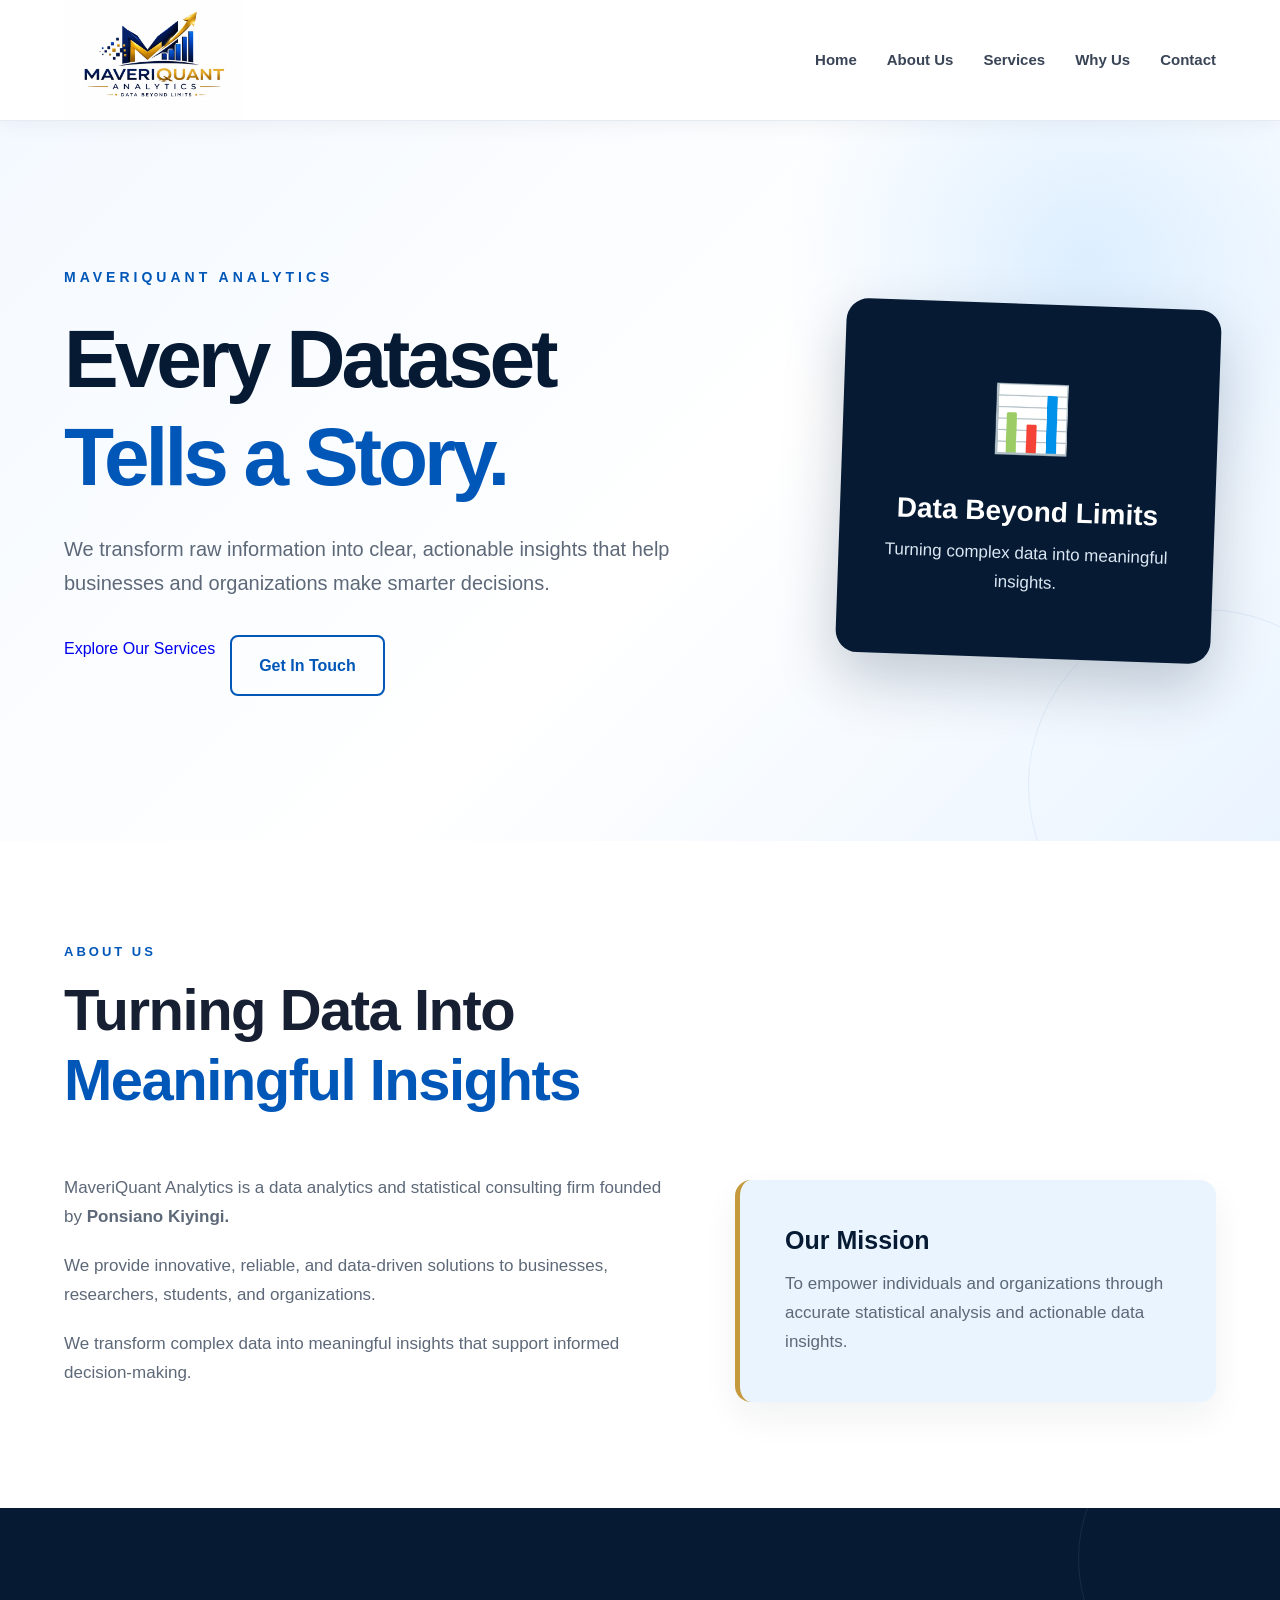
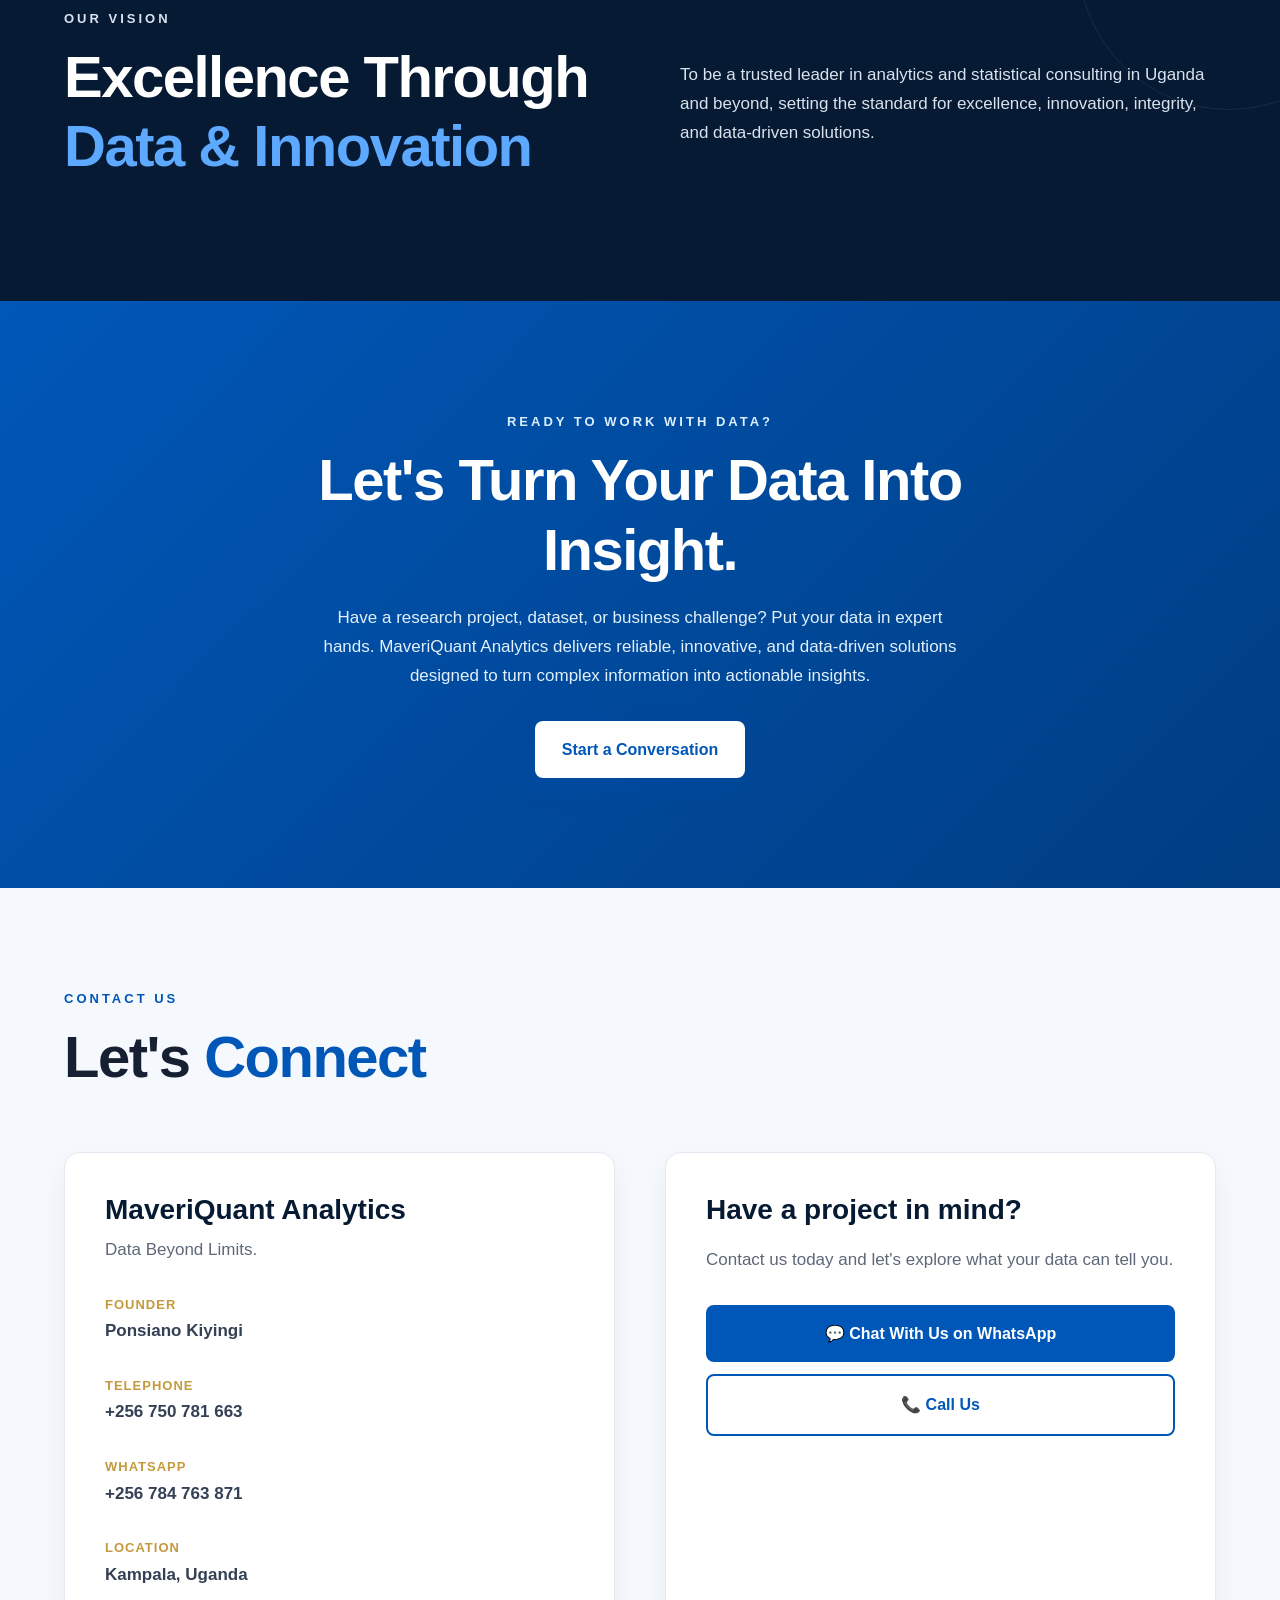
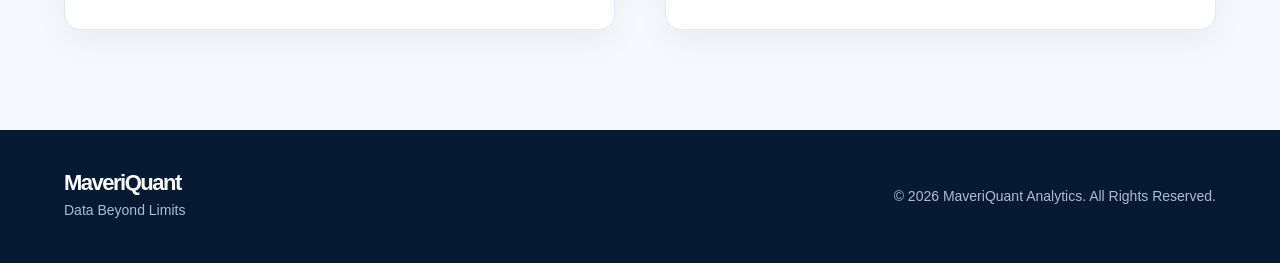
<file: index.html>
<!DOCTYPE html>
<html lang="en">
<head>
    <head>
    <meta charset="UTF-8">
    <meta name="viewport" content="width=device-width, initial-scale=1.0">

    <title>MaveriQuant Analytics | Data Beyond Limits</title>

    <meta name="description"
        content="MaveriQuant Analytics provides professional statistical analytics, statistical consulting, data visualization, predictive analytics, econometrics and research support services">

    <meta name="keywords"
        content="statistical analytics, data visualization, predictive analytics, econometrics, research support, Uganda">

    <link rel="stylesheet" href="style.css">
</head>

<body>

    <!-- ================= HEADER ================= -->
    <div id="header-placeholder"></div>

    

    <!-- ================= HERO ================= -->

    <section id="home" class="hero">

        <div class="container hero-content">

            <div class="hero-text">

                <p class="small-title">MAVERIQUANT ANALYTICS</p>

                <h2>
                    Every Dataset<br>
                    <span>Tells a Story.</span>
                </h2>

                <p>
                    We transform raw information into clear, actionable
                    insights that help businesses and organizations make
                    smarter decisions.
                </p>

                <div class="hero-buttons">

<a href="services.html">Explore Our Services</a>
                    <a href="contact.html" class="btn secondary-btn">
                        Get In Touch
                    </a>

                </div>

            </div>

            <div class="hero-card">

                <div class="data-icon">📊</div>

                <h3>Data Beyond Limits</h3>

                <p>
                    Turning complex data into meaningful insights.
                </p>

            </div>

        </div>

    </section>


    <!-- ================= ABOUT ================= -->

    <section id="about" class="section">

        <div class="container">

            <div class="section-heading">

                <p class="section-label">ABOUT US</p>

                <h2>
                    Turning Data Into
                    <span>Meaningful Insights</span>
                </h2>

            </div>


            <div class="about-grid">

                <div class="about-text">

                    <p>
                        MaveriQuant Analytics is a data analytics and
                        statistical consulting firm founded by
                        <strong>Ponsiano Kiyingi.</strong>
                        
                    </p>

                    <p>
                        We provide innovative, reliable, and data-driven
                        solutions to businesses, researchers, students,
                        and organizations.
                    </p>

                    <p>
                        We transform complex data into meaningful insights
                        that support informed decision-making.
                    </p>

                </div>


                <div class="mission-card">

                    <h3>Our Mission</h3>

                    <p>
                        To empower individuals and organizations through
                        accurate statistical analysis and actionable
                        data insights.
                    </p>

                </div>

            </div>

        </div>

    </section>


    <!-- ================= VISION ================= -->

    <section class="vision-section">

        <div class="container vision-grid">

            <div>

                <p class="section-label">OUR VISION</p>

                <h2>
                    Excellence Through
                    <span>Data & Innovation</span>
                </h2>

            </div>

            <p>
                To be a trusted leader in analytics and statistical consulting in Uganda and beyond, setting the standard for excellence, innovation, integrity, and data-driven solutions.
            </p>

        </div>

    </section>


    <section class="cta">

        <div class="container">

            <p class="section-label">READY TO WORK WITH DATA?</p>

            <h2>
                Let's Turn Your Data Into
                <span>Insight.</span>
            </h2>

            <p>
                Have a research project, dataset, or business challenge? Put your data in expert hands. MaveriQuant Analytics delivers reliable, innovative, and data-driven solutions designed to turn complex information into actionable insights. 
            </p>

            <a href="#contact" class="btn primary-btn">
                Start a Conversation
            </a>

        </div>

    </section>


    <section id="contact" class="section contact-section">

        <div class="container">

            <div class="section-heading">

                <p class="section-label">CONTACT US</p>

                <h2>
                    Let's <span>Connect</span>
                </h2>

            </div>


            <div class="contact-grid">


                <div class="contact-info">

                    <h3>MaveriQuant Analytics</h3>

                    <p>
                        Data Beyond Limits.
                    </p>

                    <div class="contact-item">
                        <strong>Founder</strong>
                        <p>Ponsiano Kiyingi</p>
                    </div>

                    <div class="contact-item">
                        <strong>Telephone</strong>
                        <p>+256 750 781 663</p>
                    </div>

                    <div class="contact-item">
                        <strong>WhatsApp</strong>
                        <p>+256 784 763 871</p>
                    </div>

                    <div class="contact-item">
                        <strong>Location</strong>
                        <p>Kampala, Uganda</p>
                    </div>

                </div>


                <div class="contact-action">

                    <h3>Have a project in mind?</h3>

                    <p>
                        Contact us today and let's explore what your
                        data can tell you.
                    </p>

                    <a
                        href="https://wa.me/256784763871?text=Hello%20MaveriQuant%20Analytics%2C%20I%20would%20like%20to%20discuss%20a%20project."
                        target="_blank"
                        class="whatsapp-btn">

                        💬 Chat With Us on WhatsApp

                    </a>

                    <a
                        href="tel:+256750781663"
                        class="call-btn">

                        📞 Call Us

                    </a>

                </div>


            </div>

        </div>

    </section>


    <!-- ================= FOOTER ================= -->

    <footer>

        <div class="container footer-content">

            <div>

                <h2>MaveriQuant</h2>

                <p>Data Beyond Limits</p>

            </div>

            <p>
                © 2026 MaveriQuant Analytics. All Rights Reserved.
            </p>

        </div>

    </footer>


<script src="script.js"></script>

</body>
</html>
</file>
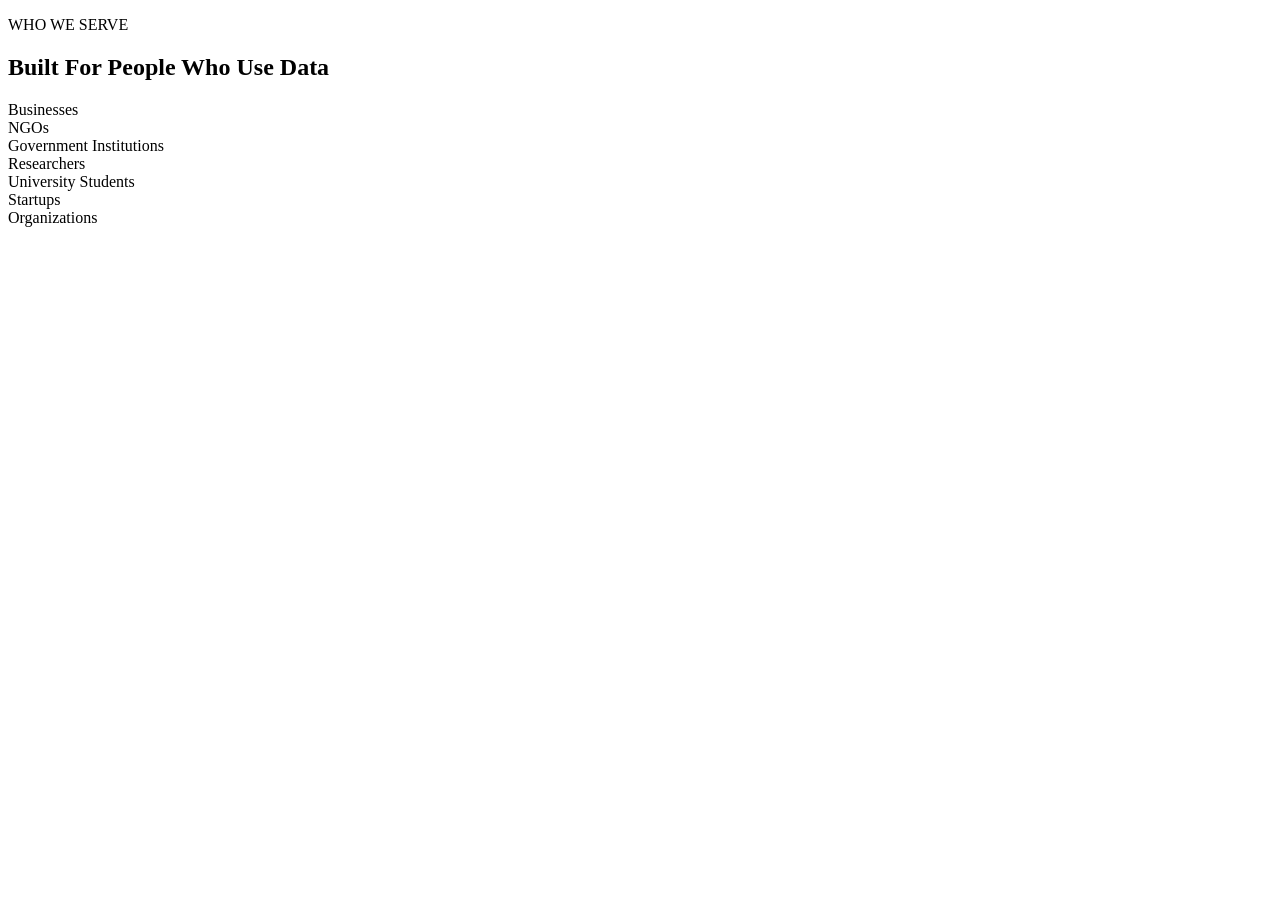
<file: clients.html>
<!DOCTYPE html>
<html lang="en">
<head>
    <meta charset="UTF-8">
    <meta name="viewport" content="width=device-width, initial-scale=1.0">
    <title>Clients</title>
</head>
<body>
    <section class="clients-section">

        <div class="container">

            <div class="section-heading center">

                <p class="section-label">WHO WE SERVE</p>

                <h2>Built For People Who <span>Use Data</span></h2>

            </div>


            <div class="clients-grid">

                <div>Businesses</div>

                <div>NGOs</div>

                <div>Government Institutions</div>

                <div>Researchers</div>

                <div>University Students</div>

                <div>Startups</div>

                <div>Organizations</div>
            
            </div>

        </div>

    </section>
</body>
</html>
</file>
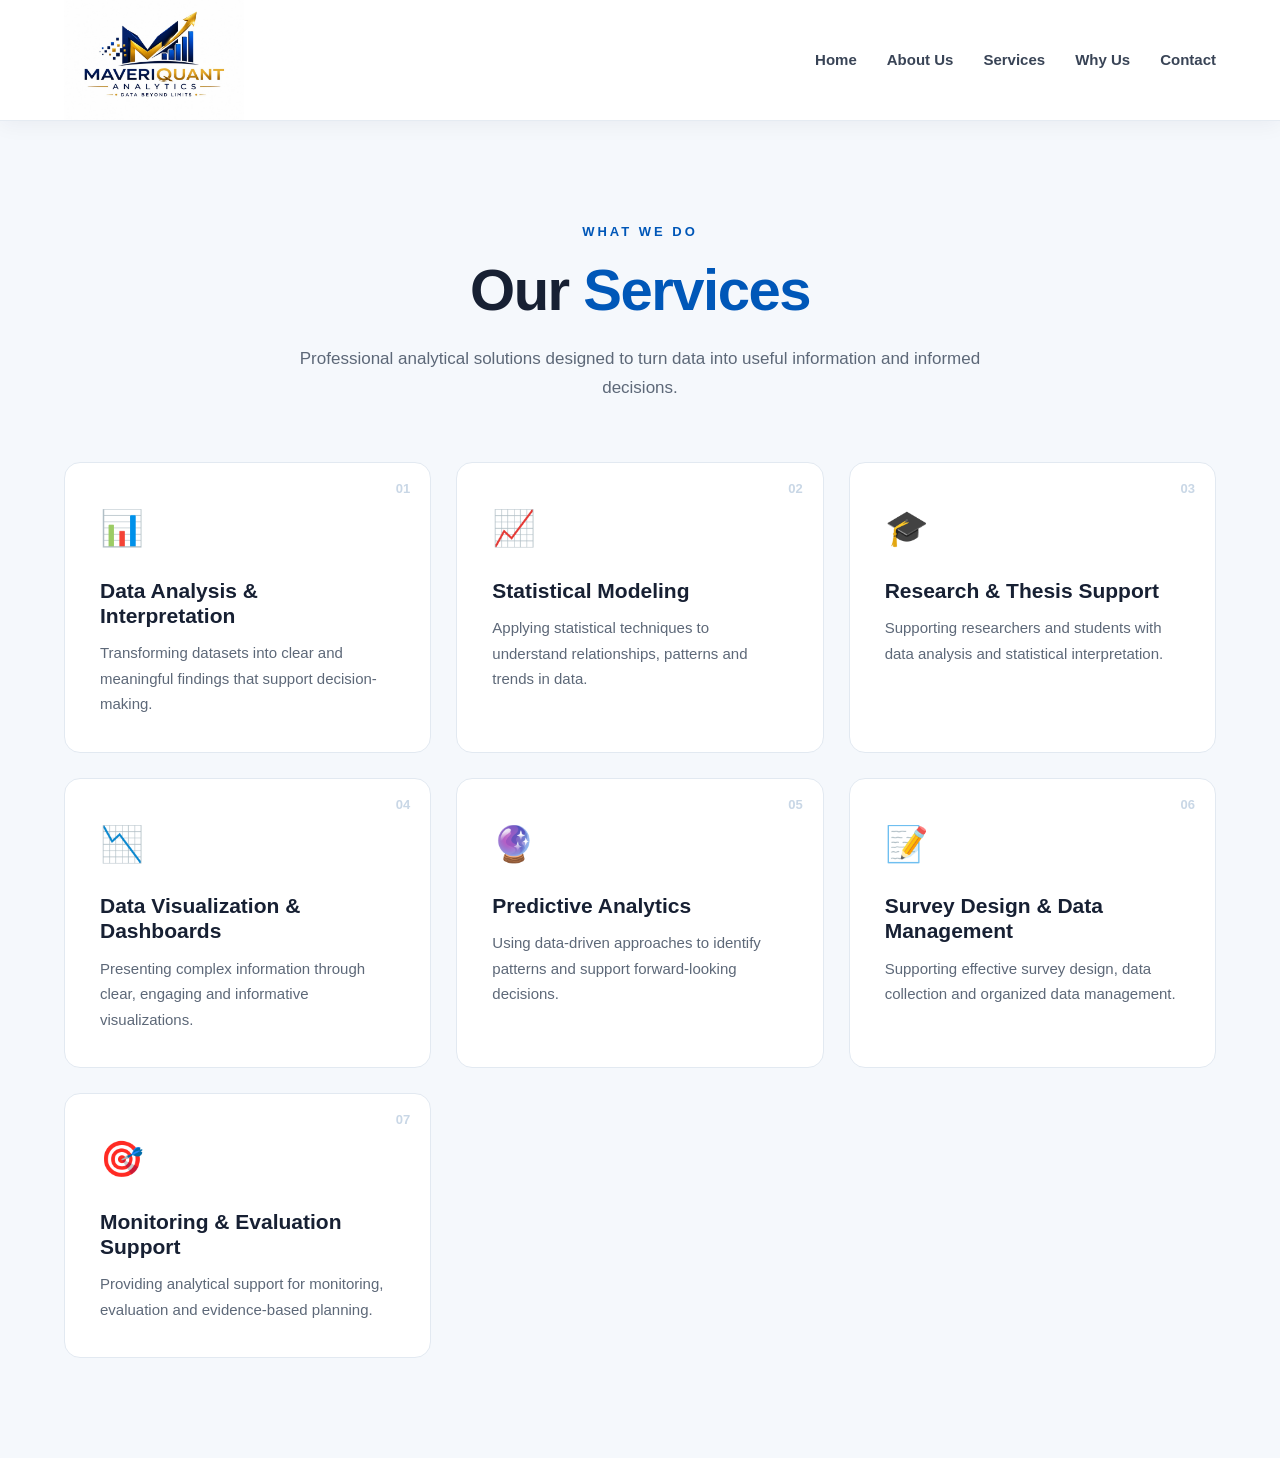
<file: services.html>
<!DOCTYPE html>
<html lang="en">
<head>
    <meta charset="UTF-8">
    <meta name="viewport" content="width=device-width, initial-scale=1.0">
    <title>Our Services</title>
        <link rel="stylesheet" href="style.css">

</head>
<body>
        <div id="header-placeholder"></div>

     <section id="services" class="section services-section">

        <div class="container">

            <div class="section-heading center">

                <p class="section-label">WHAT WE DO</p>

                <h2>Our <span>Services</span></h2>

                <p>
                    Professional analytical solutions designed to turn
                    data into useful information and informed decisions.
                </p>

            </div>


            <div class="services-grid">


                <div class="service-card">

                    <div class="service-number">01</div>

                    <div class="service-icon">📊</div>

                    <h3>Data Analysis & Interpretation</h3>

                    <p>
                        Transforming datasets into clear and meaningful
                        findings that support decision-making.
                    </p>

                </div>


                <div class="service-card">

                    <div class="service-number">02</div>

                    <div class="service-icon">📈</div>

                    <h3>Statistical Modeling</h3>

                    <p>
                        Applying statistical techniques to understand
                        relationships, patterns and trends in data.
                    </p>

                </div>


                <div class="service-card">

                    <div class="service-number">03</div>

                    <div class="service-icon">🎓</div>

                    <h3>Research & Thesis Support</h3>

                    <p>
                        Supporting researchers and students with data
                        analysis and statistical interpretation.
                    </p>

                </div>


                <div class="service-card">

                    <div class="service-number">04</div>

                    <div class="service-icon">📉</div>

                    <h3>Data Visualization & Dashboards</h3>

                    <p>
                        Presenting complex information through clear,
                        engaging and informative visualizations.
                    </p>

                </div>


                <div class="service-card">

                    <div class="service-number">05</div>

                    <div class="service-icon">🔮</div>

                    <h3>Predictive Analytics</h3>

                    <p>
                        Using data-driven approaches to identify patterns
                        and support forward-looking decisions.
                    </p>

                </div>


                <div class="service-card">

                    <div class="service-number">06</div>

                    <div class="service-icon">📝</div>

                    <h3>Survey Design & Data Management</h3>

                    <p>
                        Supporting effective survey design, data collection
                        and organized data management.
                    </p>

                </div>


                <div class="service-card">

                    <div class="service-number">07</div>

                    <div class="service-icon">🎯</div>

                    <h3>Monitoring & Evaluation Support</h3>

                    <p>
                        Providing analytical support for monitoring,
                        evaluation and evidence-based planning.
                    </p>

                </div>


            </div>

        </div>

    </section>
    <script src="script.js"></script>

</body>
</html>
</file>
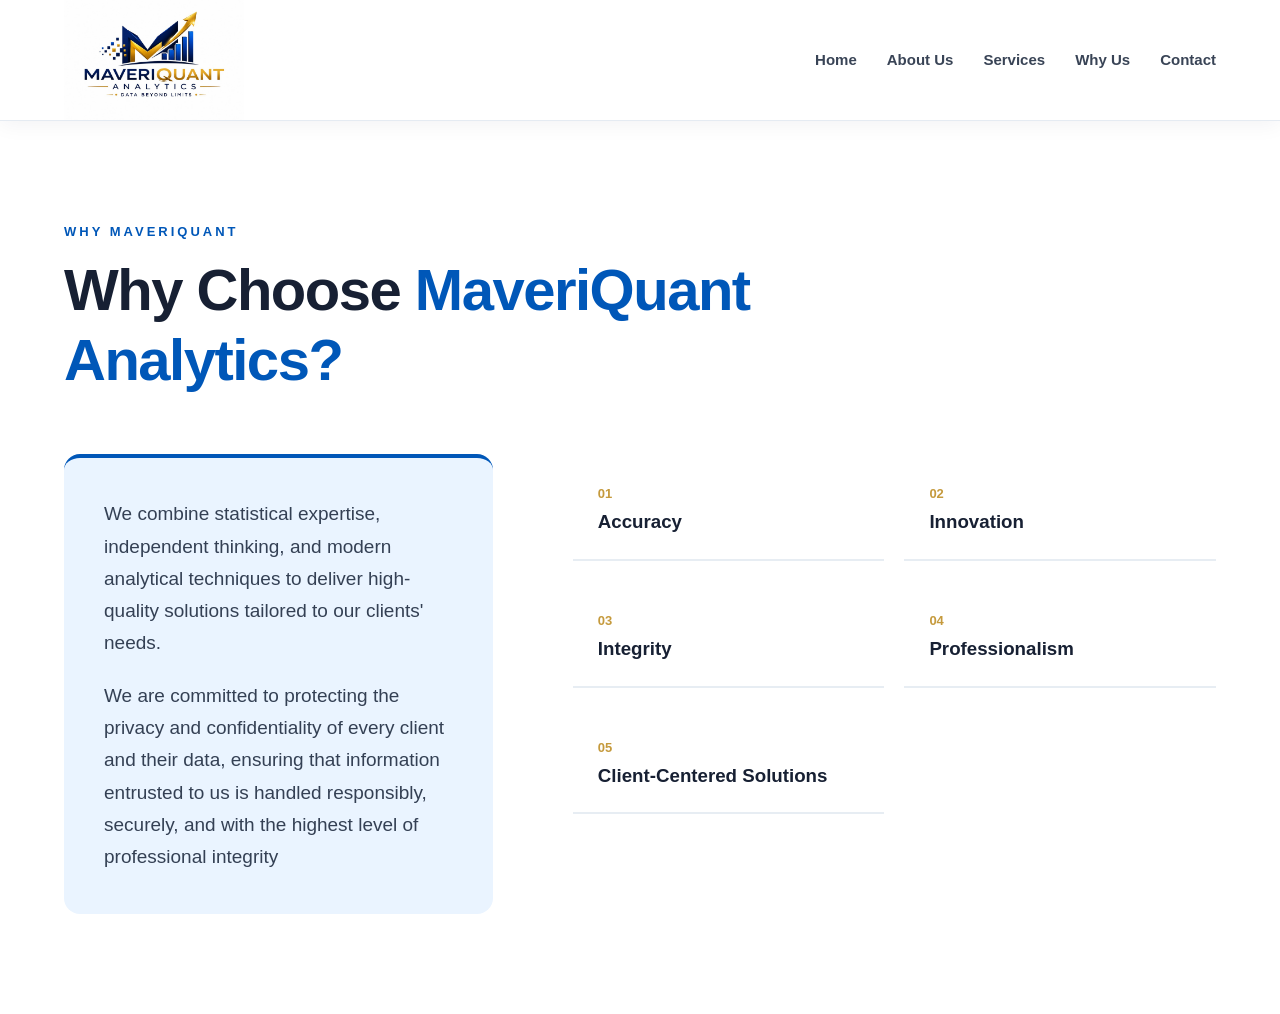
<file: why-us.html>
<!DOCTYPE html>
<html lang="en">
<head>
    <meta charset="UTF-8">
    <meta name="viewport" content="width=device-width, initial-scale=1.0">
    <title>Why Us</title>
    <link rel="stylesheet" href="style.css">
</head>
<body>
        <div id="header-placeholder"></div>

    <section id="why-us" class="section why-section">

        <div class="container">

            <div class="section-heading">

                <p class="section-label">WHY MAVERIQUANT</p>

                <h2>
                    Why Choose
                    <span>MaveriQuant Analytics?</span>
                </h2>

            </div>

            <div class="why-grid">

                <div class="why-main">

                    <p>
                        We combine statistical expertise, independent thinking, and
        modern analytical techniques to deliver high-quality solutions
        tailored to our clients' needs.
    
                    </p>

              <p>
                  We are committed to protecting the privacy and confidentiality
        of every client and their data, ensuring that information
        entrusted to us is handled responsibly, securely, and with
        the highest level of professional integrity
              </p>
                    
                </div>


                <div class="values">

                    <div class="value">
                        <span>01</span>
                        <h3>Accuracy</h3>
                    </div>

                    <div class="value">
                        <span>02</span>
                        <h3>Innovation</h3>
                    </div>

                    <div class="value">
                        <span>03</span>
                        <h3>Integrity</h3>
                    </div>

                    <div class="value">
                        <span>04</span>
                        <h3>Professionalism</h3>
                    </div>

                    <div class="value">
                        <span>05</span>
                        <h3>Client-Centered Solutions</h3>
                    </div>

                </div>

            </div>

        </div>

    </section> 
        <script src="script.js"></script>

</body>
</html>
</file>
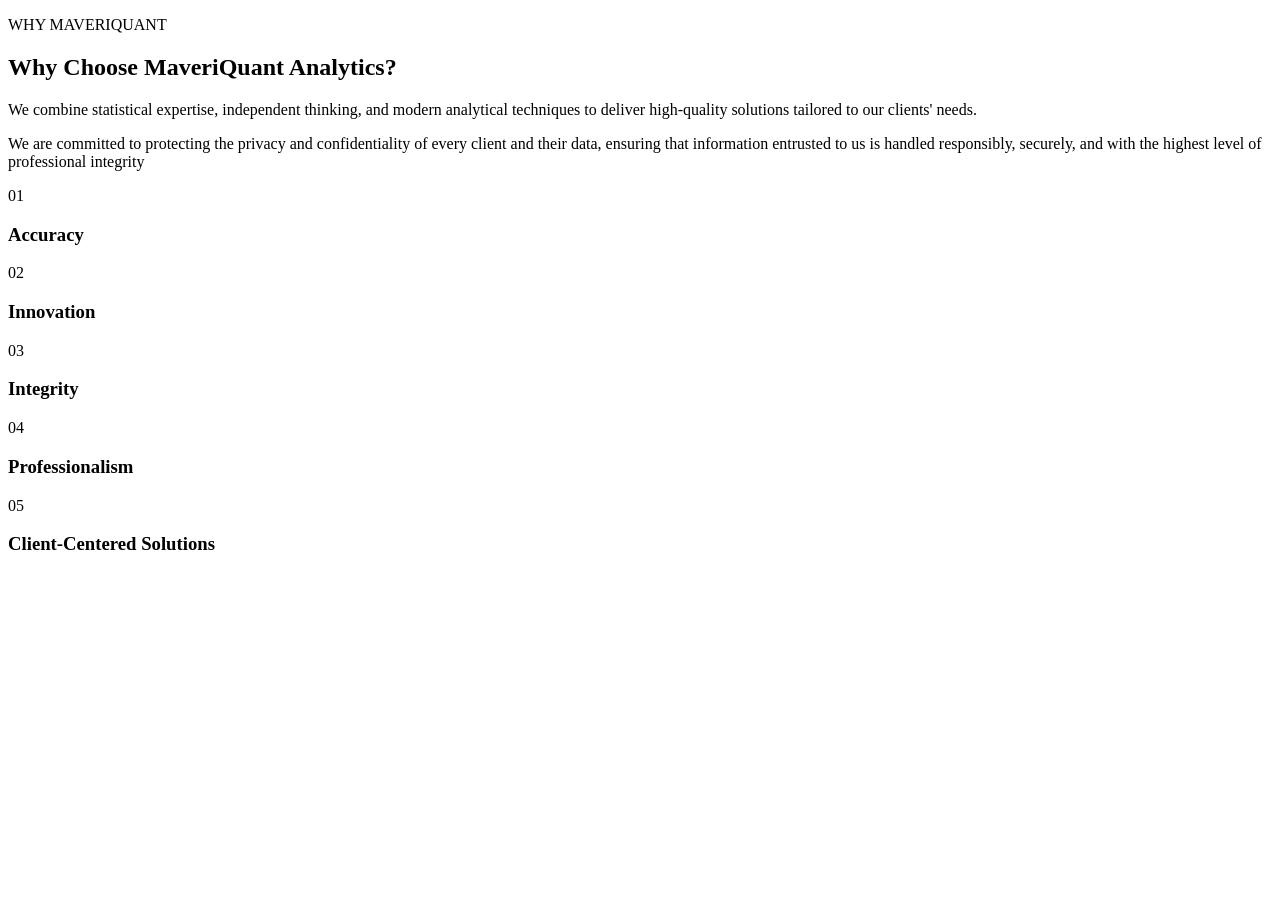
<file: whyus.html>
<!DOCTYPE html>
<html lang="en">
<head>
    <meta charset="UTF-8">
    <meta name="viewport" content="width=device-width, initial-scale=1.0">
    <title>Why Us</title>
</head>
<body>
    <section id="why-us" class="section why-section">

        <div class="container">

            <div class="section-heading">

                <p class="section-label">WHY MAVERIQUANT</p>

                <h2>
                    Why Choose
                    <span>MaveriQuant Analytics?</span>
                </h2>

            </div>


            <div class="why-grid">

                <div class="why-main">

                    <p>
                        We combine statistical expertise, independent thinking, and
        modern analytical techniques to deliver high-quality solutions
        tailored to our clients' needs.
    
                    </p>

              <p>
                  We are committed to protecting the privacy and confidentiality
        of every client and their data, ensuring that information
        entrusted to us is handled responsibly, securely, and with
        the highest level of professional integrity
              </p>
                    
                </div>


                <div class="values">

                    <div class="value">
                        <span>01</span>
                        <h3>Accuracy</h3>
                    </div>

                    <div class="value">
                        <span>02</span>
                        <h3>Innovation</h3>
                    </div>

                    <div class="value">
                        <span>03</span>
                        <h3>Integrity</h3>
                    </div>

                    <div class="value">
                        <span>04</span>
                        <h3>Professionalism</h3>
                    </div>

                    <div class="value">
                        <span>05</span>
                        <h3>Client-Centered Solutions</h3>
                    </div>

                </div>

            </div>

        </div>

    </section> 
</body>
</html>
</file>
<file: style.css>
/* =====================================================
   MAVERIQUANT ANALYTICS
   Professional Corporate Website Theme
   ===================================================== */

/* ---------- RESET ---------- */

* {
    margin: 0;
    padding: 0;
    box-sizing: border-box;
}

html {
    scroll-behavior: smooth;
}

body {
    font-family: "Segoe UI", Arial, sans-serif;
    line-height: 1.7;
    color: #172033;
    background: #ffffff;
}

img {
    max-width: 100%;
    display: block;
}

a {
    text-decoration: none;
}
.logo {
            display: flex;
            align-items: center;
            text-decoration: none;
        }

        .logo img {
            width: 180px;
            height: auto;
            display: block;
        }

        @media (max-width: 768px) {
            .logo img {
                width: 145px;
            }
        }

.container {
    width: 90%;
    max-width: 1200px;
    margin: auto;
}

.section {
    padding: 100px 0;
}


/* =====================================================
   TYPOGRAPHY
   ===================================================== */

h1,
h2,
h3 {
    line-height: 1.2;
}

h2 {
    font-size: clamp(36px, 5vw, 58px);
    margin-bottom: 20px;
    letter-spacing: -1.5px;
}

h2 span {
    color: #0057b8;
}

p {
    font-size: 17px;
    color: #5d6878;
}

.section-heading {
    max-width: 750px;
    margin-bottom: 60px;
}

.section-heading.center {
    text-align: center;
    margin-left: auto;
    margin-right: auto;
}

.section-label {
    font-size: 13px;
    font-weight: 800;
    letter-spacing: 3px;
    text-transform: uppercase;
    color: #0057b8;
    margin-bottom: 12px;
}


/* =====================================================
   HEADER / NAVIGATION
   ===================================================== */

.header {
    position: sticky;
    top: 0;
    z-index: 1000;
    background: rgba(255, 255, 255, 0.97);
    border-bottom: 1px solid #e5ebf2;
    backdrop-filter: blur(10px);
}

.nav-container {
    min-height: 82px;
    display: flex;
    align-items: center;
    justify-content: space-between;
    gap: 30px;
}

.logo {
    display: flex;
    align-items: center;
    text-decoration: none;
}

.logo img {
    width: 180px;
    height: auto;
    display: block;
    object-fit: contain;
    transition: transform 0.3s ease;
}

.logo:hover img {
    transform: scale(1.02);
}

nav {
    display: flex;
    align-items: center;
    gap: 30px;
}

nav a {
    position: relative;
    color: #394456;
    font-size: 15px;
    font-weight: 600;
    transition: 0.3s ease;
}

nav a::after {
    content: "";
    position: absolute;
    left: 0;
    bottom: -7px;
    width: 0;
    height: 2px;
    background: #0057b8;
    transition: 0.3s ease;
}

nav a:hover {
    color: #0057b8;
}

nav a:hover::after {
    width: 100%;
}


/* =====================================================
   HERO
   ===================================================== */

.hero {
    min-height: 720px;
    display: flex;
    align-items: center;

    background:
        radial-gradient(circle at 85% 20%, #dceeff 0%, transparent 25%),
        linear-gradient(135deg, #f4f9ff 0%, #ffffff 55%, #eaf4ff 100%);

    position: relative;
    overflow: hidden;
}

.hero::before {
    content: "";
    position: absolute;
    width: 350px;
    height: 350px;
    border-radius: 50%;
    border: 1px solid rgba(0, 87, 184, 0.08);
    right: -100px;
    bottom: -120px;
}

.hero-content {
    display: grid;
    grid-template-columns: 1.3fr 0.7fr;
    align-items: center;
    gap: 80px;
}

.small-title {
    font-size: 14px;
    font-weight: 800;
    letter-spacing: 4px;
    color: #0057b8;
    margin-bottom: 20px;
}

.hero h2 {
    font-size: clamp(48px, 7vw, 82px);
    letter-spacing: -4px;
    color: #061a33;
}

.hero h2 span {
    color: #0057b8;
}

.hero-text > p:not(.small-title) {
    max-width: 650px;
    font-size: 20px;
    margin: 25px 0 35px;
}


/* =====================================================
   BUTTONS
   ===================================================== */

.hero-buttons {
    display: flex;
    gap: 15px;
    flex-wrap: wrap;
}

.btn {
    display: inline-block;
    padding: 15px 27px;
    border-radius: 8px;
    font-weight: 700;
    transition: 0.3s ease;
}

.primary-btn {
    background: #0057b8;
    color: #ffffff;
    box-shadow: 0 10px 25px rgba(0, 87, 184, 0.2);
}

.primary-btn:hover {
    transform: translateY(-3px);
    background: #00438e;
    box-shadow: 0 15px 30px rgba(0, 87, 184, 0.3);
}

.secondary-btn {
    border: 2px solid #0057b8;
    color: #0057b8;
    background: transparent;
}

.secondary-btn:hover {
    background: #0057b8;
    color: #ffffff;
    transform: translateY(-3px);
}


/* =====================================================
   HERO CARD
   ===================================================== */

.hero-card {
    padding: 60px 35px;
    text-align: center;
    background: #061a33;
    color: white;
    border-radius: 22px;

    box-shadow:
        0 25px 60px rgba(6, 26, 51, 0.22);

    transform: rotate(2deg);
    transition: 0.4s ease;
}

.hero-card:hover {
    transform: rotate(0deg) translateY(-8px);
}

.hero-card .data-icon {
    font-size: 65px;
    margin-bottom: 20px;
}

.hero-card h3 {
    font-size: 28px;
    margin-bottom: 12px;
}

.hero-card p {
    color: #dbe7f3;
}


/* =====================================================
   ABOUT
   ===================================================== */

.about-grid {
    display: grid;
    grid-template-columns: 1fr 0.8fr;
    gap: 70px;
    align-items: center;
}

.about-text p {
    margin-bottom: 20px;
}

.mission-card {
    padding: 45px;
    border-radius: 16px;
    background: #eaf4ff;
    border-left: 5px solid #0057b8;
    box-shadow: 0 15px 35px rgba(6, 26, 51, 0.06);
}

.mission-card h3 {
    font-size: 25px;
    margin-bottom: 15px;
    color: #061a33;
}


/* =====================================================
   VISION
   ===================================================== */

.vision-section {
    padding: 100px 0;
    background: #061a33;
    color: white;
    position: relative;
    overflow: hidden;
}

.vision-section::after {
    content: "";
    position: absolute;
    width: 300px;
    height: 300px;
    border-radius: 50%;
    border: 1px solid rgba(255, 255, 255, 0.08);
    right: -100px;
    top: -100px;
}

.vision-grid {
    display: grid;
    grid-template-columns: 1fr 1fr;
    gap: 80px;
    align-items: center;
}

.vision-section h2 {
    color: white;
}

.vision-section h2 span {
    color: #5ca9ff;
}

.vision-section p {
    color: #d9e2ed;
}


/* =====================================================
   SERVICES
   ===================================================== */

.services-section {
    background: #f5f8fc;
}

.services-grid {
    display: grid;
    grid-template-columns: repeat(3, 1fr);
    gap: 25px;
}

.service-card {
    position: relative;
    padding: 35px;
    background: #ffffff;
    border: 1px solid #e2e9f1;
    border-radius: 16px;
    transition: 0.35s ease;
    overflow: hidden;
}

.service-card::before {
    content: "";
    position: absolute;
    left: 0;
    top: 0;
    width: 100%;
    height: 3px;
    background: #0057b8;
    transform: scaleX(0);
    transform-origin: left;
    transition: 0.35s ease;
}

.service-card:hover {
    transform: translateY(-8px);
    box-shadow: 0 20px 45px rgba(6, 26, 51, 0.12);
}

.service-card:hover::before {
    transform: scaleX(1);
}

.service-number {
    position: absolute;
    top: 15px;
    right: 20px;
    font-size: 13px;
    font-weight: 800;
    color: #c9d7e6;
}

.service-icon {
    font-size: 35px;
    margin-bottom: 20px;
}

.service-card h3 {
    font-size: 21px;
    color: #172033;
    margin-bottom: 12px;
}

.service-card p {
    font-size: 15px;
}


/* =====================================================
   WHY US
   ===================================================== */

.why-grid {
    display: grid;
    grid-template-columns: 0.8fr 1.2fr;
    gap: 80px;
    align-items: start;
}

.why-main {
    padding: 40px;
    background: #eaf4ff;
    border-radius: 16px;
    border-top: 4px solid #0057b8;
}

.why-main p {
    font-size: 19px;
    color: #344054;
    margin-bottom: 20px;
}

.why-main p:last-child {
    margin-bottom: 0;
}

.values {
    display: grid;
    grid-template-columns: repeat(2, 1fr);
    gap: 20px;
}

.value {
    padding: 25px;
    border-bottom: 2px solid #e7edf3;
    transition: 0.3s ease;
}

.value:hover {
    border-bottom-color: #0057b8;
    transform: translateX(5px);
}

.value span {
    font-size: 13px;
    font-weight: 800;
    color: #0057b8;
}

.value h3 {
    margin-top: 5px;
    color: #172033;
}


/* =====================================================
   CLIENTS
   ===================================================== */

.clients-section {
    padding: 90px 0;
    background: #ffffff;
}

.clients-grid {
    display: flex;
    flex-wrap: wrap;
    justify-content: center;
    gap: 15px;
}

.clients-grid div {
    padding: 15px 25px;
    background: #f3f7fb;
    border: 1px solid #dfe7ef;
    border-radius: 50px;
    font-weight: 600;
    color: #344054;
    transition: 0.3s ease;
}

.clients-grid div:hover {
    background: #eaf4ff;
    border-color: #0057b8;
    color: #0057b8;
    transform: translateY(-3px);
}


/* =====================================================
   CTA
   ===================================================== */

.cta {
    padding: 110px 0;
    text-align: center;
    background:
        linear-gradient(
            135deg,
            #0057b8,
            #003d82
        );
}

.cta .section-label {
    color: #dcefff;
}

.cta h2 {
    color: white;
    max-width: 800px;
    margin: auto;
}

.cta h2 span {
    color: #ffffff;
}

.cta p:not(.section-label) {
    max-width: 650px;
    margin: 20px auto 30px;
    color: #e2f0fb;
}

.cta .primary-btn {
    background: #ffffff;
    color: #0057b8;
}

.cta .primary-btn:hover {
    background: #eaf4ff;
}


/* =====================================================
   CONTACT
   ===================================================== */

.contact-section {
    background: #f5f8fc;
}

.contact-grid {
    display: grid;
    grid-template-columns: 1fr 1fr;
    gap: 50px;
}

.contact-info,
.contact-action {
    padding: 40px;
    background: white;
    border: 1px solid #e3e9f0;
    border-radius: 16px;
    box-shadow: 0 12px 30px rgba(6, 26, 51, 0.05);
}

.contact-info h3,
.contact-action h3 {
    font-size: 28px;
    color: #061a33;
    margin-bottom: 10px;
}

.contact-item {
    margin-top: 25px;
}

.contact-item strong {
    color: #0057b8;
    font-size: 13px;
    text-transform: uppercase;
    letter-spacing: 1px;
}

.contact-item p {
    color: #344054;
    font-weight: 600;
}


/* =====================================================
   CONTACT BUTTONS
   ===================================================== */

.contact-action p {
    margin: 20px 0 30px;
}

.whatsapp-btn,
.call-btn {
    display: block;
    padding: 15px 20px;
    border-radius: 8px;
    text-align: center;
    font-weight: 700;
    margin-top: 12px;
    transition: 0.3s ease;
}

.whatsapp-btn {
    background: #0057b8;
    color: white;
}

.whatsapp-btn:hover {
    transform: translateY(-3px);
    background: #00438e;
}

.call-btn {
    border: 2px solid #0057b8;
    color: #0057b8;
}

.call-btn:hover {
    background: #0057b8;
    color: white;
}


/* =====================================================
   FOOTER
   ===================================================== */

footer {
    background: #061a33;
    padding: 40px 0;
}

.footer-content {
    display: flex;
    align-items: center;
    justify-content: space-between;
    gap: 30px;
}

.footer-content h2 {
    font-size: 22px;
    color: white;
    margin-bottom: 2px;
}

.footer-content p {
    font-size: 14px;
    color: #aebdce;
}


/* =====================================================
   IMAGE SUPPORT
   ===================================================== */

/* 
   Example:

   <img src="images/analytics.jpg"
        alt="MaveriQuant Analytics">

   Then use:

   .hero-image {
       width: 100%;
       border-radius: 20px;
   }
*/

.hero-image {
    width: 100%;
    border-radius: 20px;
    box-shadow: 0 20px 50px rgba(6, 26, 51, 0.15);
}



/* =====================================================
   MAVERIQUANT BRAND POLISH
   ===================================================== */

:root {
    --mq-navy: #061a33;
    --mq-blue: #0057b8;
    --mq-gold: #c59a3d;
    --mq-white: #ffffff;
}

.header {
    box-shadow: 0 4px 20px rgba(6, 26, 51, 0.05);
}

nav a:hover,
nav a:focus-visible {
    color: var(--mq-gold);
}

nav a::after {
    background: var(--mq-gold);
}

.service-card:hover::before {
    background: linear-gradient(90deg, var(--mq-blue), var(--mq-gold));
}

.mission-card {
    border-left-color: var(--mq-gold);
}

.value:hover {
    border-bottom-color: var(--mq-gold);
}

.value span,
.contact-item strong {
    color: var(--mq-gold);
}

.clients-grid div:hover {
    border-color: var(--mq-gold);
    color: var(--mq-gold);
}

@media (max-width: 650px) {
    .logo img {
        width: 145px;
    }
}

/* =====================================================
   MOBILE RESPONSIVE DESIGN
   ===================================================== */

@media (max-width: 900px) {

    nav {
        gap: 15px;
    }

    .hero-content {
        grid-template-columns: 1fr;
        gap: 50px;
    }

    .hero {
        padding: 90px 0;
    }

    .hero-card {
        max-width: 450px;
    }

    .about-grid,
    .vision-grid,
    .why-grid,
    .contact-grid {
        grid-template-columns: 1fr;
        gap: 40px;
    }

    .services-grid {
        grid-template-columns: repeat(2, 1fr);
    }
}


@media (max-width: 650px) {

    .section {
        padding: 70px 0;
    }

    .nav-container {
        flex-direction: column;
        padding: 20px 0;
    }

    nav {
        flex-wrap: wrap;
        justify-content: center;
        gap: 12px 18px;
    }

    .hero {
        min-height: auto;
        padding: 70px 0;
    }

    .hero h2 {
        letter-spacing: -2px;
    }

    .hero-text > p:not(.small-title) {
        font-size: 17px;
    }

    .hero-buttons {
        flex-direction: column;
    }

    .hero-buttons .btn {
        text-align: center;
    }

    .hero-card {
        transform: none;
    }

    .services-grid {
        grid-template-columns: 1fr;
    }

    .values {
        grid-template-columns: 1fr;
    }

    .contact-info,
    .contact-action {
        padding: 30px 25px;
    }

    .footer-content {
        flex-direction: column;
        text-align: center;
    }
}
</file>
